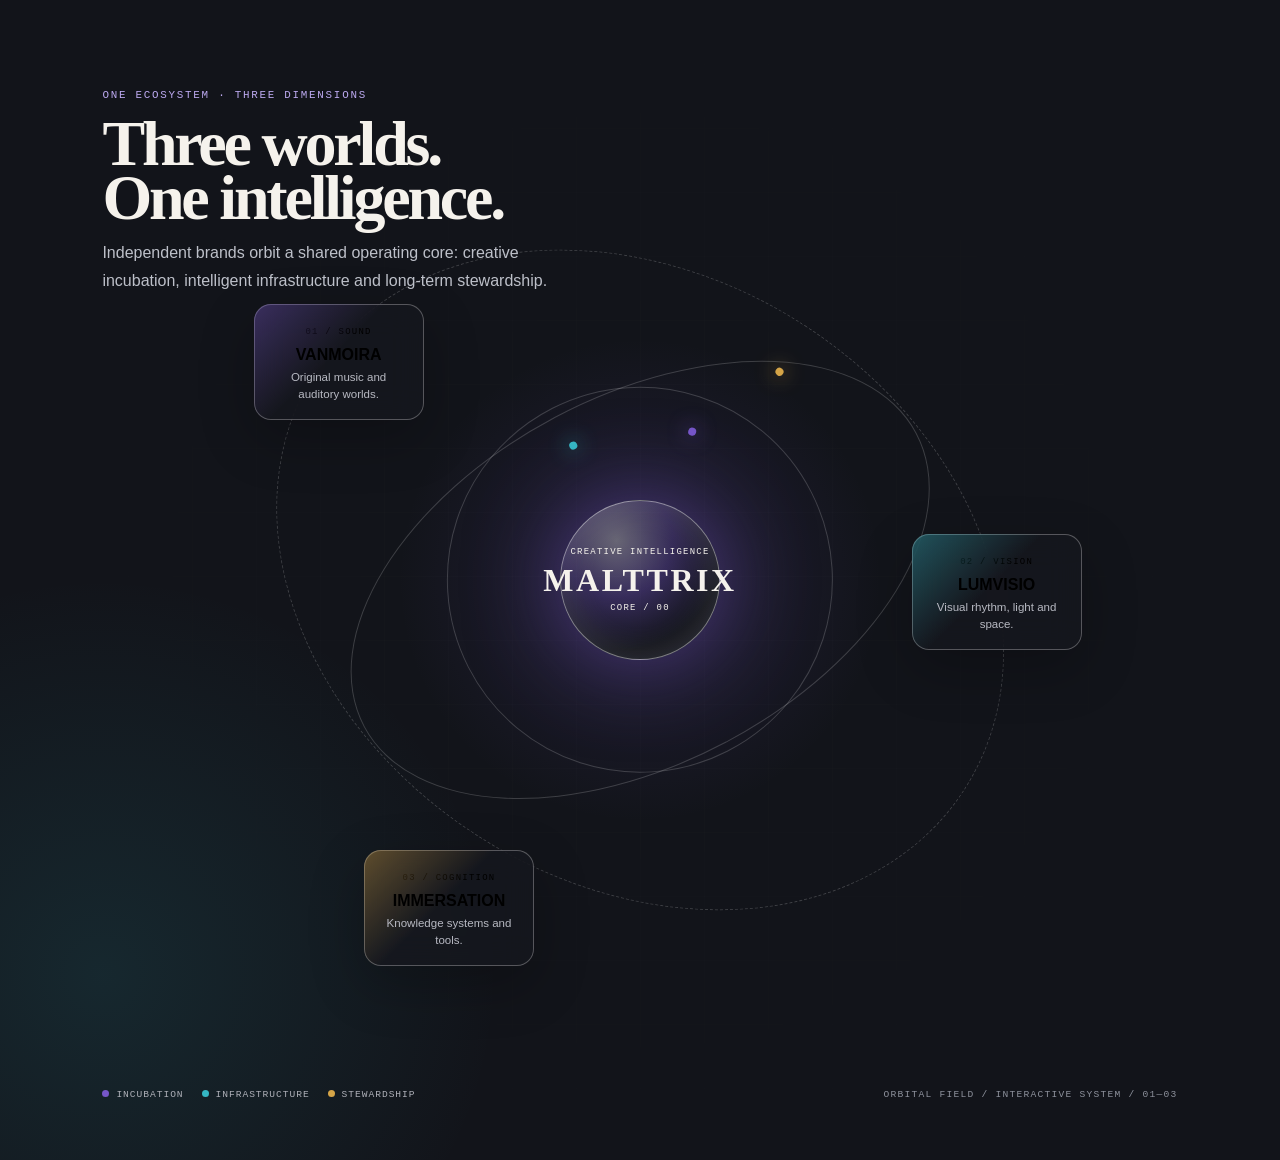
<file: orbital-ecosystem-map.html>
<!DOCTYPE html>
<html lang="en">
<head>
<meta charset="utf-8">
<meta name="viewport" content="width=device-width, initial-scale=1">
<title>Orbital Ecosystem Map — Malttrix</title>
<style>
:root{--ink:#12141a;--paper:#f5f2ec;--violet:#7656c8;--cyan:#35b7c4;--gold:#d5a447;--line:rgba(255,255,255,.18)}
*{box-sizing:border-box}body{margin:0;background:var(--ink);color:var(--paper);font-family:Inter,Arial,sans-serif}.orbital-ecosystem{position:relative;min-height:100svh;display:grid;place-items:center;overflow:hidden;padding:120px 24px;background:radial-gradient(circle at 50% 50%,rgba(118,86,200,.18),transparent 28%),radial-gradient(circle at 8% 84%,rgba(53,183,196,.12),transparent 26%),#12141a}.orbital-ecosystem:before{content:"";position:absolute;inset:0;opacity:.36;background-image:linear-gradient(rgba(255,255,255,.04) 1px,transparent 1px),linear-gradient(90deg,rgba(255,255,255,.04) 1px,transparent 1px);background-size:64px 64px;mask-image:radial-gradient(circle at center,#000,transparent 72%)}.orbital-intro{position:absolute;top:clamp(36px,7vw,84px);left:clamp(24px,8vw,10%);z-index:4;max-width:470px}.orbital-intro small{font:500 .68rem/1.4 ui-monospace,monospace;letter-spacing:.16em;color:#bca9f0}.orbital-intro h2{margin:14px 0;font-family:Georgia,serif;font-size:clamp(3rem,5vw,6rem);line-height:.84;letter-spacing:-.05em}.orbital-intro p{margin:0;color:#bdc0c9;line-height:1.75}.orbital-field{position:relative;width:min(84vw,920px);aspect-ratio:1;isolation:isolate}.orbit{position:absolute;left:50%;top:50%;border:1px solid var(--line);border-radius:50%;transform:translate(-50%,-50%) rotate(var(--rotation));animation:spin var(--speed) linear infinite}.orbit:after{content:"";position:absolute;width:8px;height:8px;top:8%;left:50%;border-radius:50%;background:var(--accent);box-shadow:0 0 20px var(--accent)}.orbit.one{width:42%;height:42%;--rotation:18deg;--speed:24s;--accent:var(--violet)}.orbit.two{width:68%;height:40%;--rotation:-28deg;--speed:34s;--accent:var(--cyan)}.orbit.three{width:84%;height:66%;--rotation:33deg;--speed:42s;--accent:var(--gold);border-style:dashed}.core{position:absolute;left:50%;top:50%;z-index:3;width:160px;aspect-ratio:1;display:grid;place-content:center;text-align:center;border:1px solid rgba(255,255,255,.45);border-radius:50%;background:radial-gradient(circle at 35% 25%,rgba(255,255,255,.32),rgba(118,86,200,.25) 36%,rgba(18,20,26,.9) 70%);box-shadow:0 0 90px rgba(118,86,200,.55),inset 0 0 35px rgba(255,255,255,.15);transform:translate(-50%,-50%);cursor:default}.core small,.node small{font:500 .56rem ui-monospace,monospace;letter-spacing:.14em}.core b{margin:7px 0;font:600 2rem/1 Georgia,serif;letter-spacing:.08em}.node{position:absolute;z-index:4;width:170px;min-height:108px;padding:17px;border:1px solid rgba(255,255,255,.28);border-radius:17px;background:rgba(22,24,31,.73);backdrop-filter:blur(16px);box-shadow:0 18px 55px rgba(0,0,0,.24);cursor:pointer;transition:transform .3s,background .3s,border-color .3s}.node:hover,.node:focus-visible{transform:translateY(-8px) scale(1.03);background:rgba(39,38,55,.94);border-color:var(--accent);outline:0}.node:before{content:"";position:absolute;inset:-1px;border-radius:inherit;background:linear-gradient(135deg,color-mix(in srgb,var(--accent) 70%,transparent),transparent 46%);opacity:.55;pointer-events:none}.node strong{position:relative;display:block;margin:9px 0 5px;font-size:1rem}.node span{position:relative;color:#b8bac3;font-size:.72rem;line-height:1.45}.node.sound{left:8%;top:20%;--accent:var(--violet)}.node.vision{right:2%;top:45%;--accent:var(--cyan)}.node.cognition{left:20%;bottom:8%;--accent:var(--gold)}.status{position:absolute;right:clamp(24px,8vw,10%);bottom:clamp(30px,5vw,60px);z-index:4;font:500 .6rem ui-monospace,monospace;letter-spacing:.13em;color:#8e929d}.legend{position:absolute;left:clamp(24px,8vw,10%);bottom:clamp(30px,5vw,60px);z-index:4;display:flex;gap:18px;flex-wrap:wrap;font:500 .6rem ui-monospace,monospace;letter-spacing:.1em;color:#aeb0b8}.legend span:before{content:"";display:inline-block;width:7px;height:7px;margin-right:7px;border-radius:50%;background:var(--dot)}.legend span:nth-child(1){--dot:var(--violet)}.legend span:nth-child(2){--dot:var(--cyan)}.legend span:nth-child(3){--dot:var(--gold)}@keyframes spin{to{transform:translate(-50%,-50%) rotate(calc(var(--rotation) + 360deg))}}@media(max-width:700px){.orbital-ecosystem{align-items:end;padding-bottom:130px}.orbital-intro{position:relative;top:auto;left:auto;margin:0 0 32px}.orbital-field{width:min(100vw,620px)}.node{width:132px;padding:13px}.node span{font-size:.64rem}.node.sound{left:0}.node.vision{right:0}.node.cognition{left:17%;bottom:1%}.legend,.status{bottom:30px}.status{display:none}}@media(prefers-reduced-motion:reduce){.orbit{animation:none}.node{transition:none}}
</style>
</head>
<body>
<section class="orbital-ecosystem" aria-labelledby="orbital-title">
<div class="orbital-intro"><small>ONE ECOSYSTEM · THREE DIMENSIONS</small><h2 id="orbital-title">Three worlds.<br>One intelligence.</h2><p>Independent brands orbit a shared operating core: creative incubation, intelligent infrastructure and long-term stewardship.</p></div>
<div class="orbital-field" aria-label="Interactive map of the Malttrix ecosystem">
<div class="orbit one"></div><div class="orbit two"></div><div class="orbit three"></div>
<div class="core"><small>CREATIVE INTELLIGENCE</small><b>MALTTRIX</b><small>CORE / 00</small></div>
<button class="node sound" type="button"><small>01 / SOUND</small><strong>VANMOIRA</strong><span>Original music and auditory worlds.</span></button>
<button class="node vision" type="button"><small>02 / VISION</small><strong>LUMVISIO</strong><span>Visual rhythm, light and space.</span></button>
<button class="node cognition" type="button"><small>03 / COGNITION</small><strong>IMMERSATION</strong><span>Knowledge systems and tools.</span></button>
</div>
<div class="legend"><span>INCUBATION</span><span>INFRASTRUCTURE</span><span>STEWARDSHIP</span></div><div class="status">ORBITAL FIELD / INTERACTIVE SYSTEM / 01—03</div>
</section>
</body>
</html>
</file>
